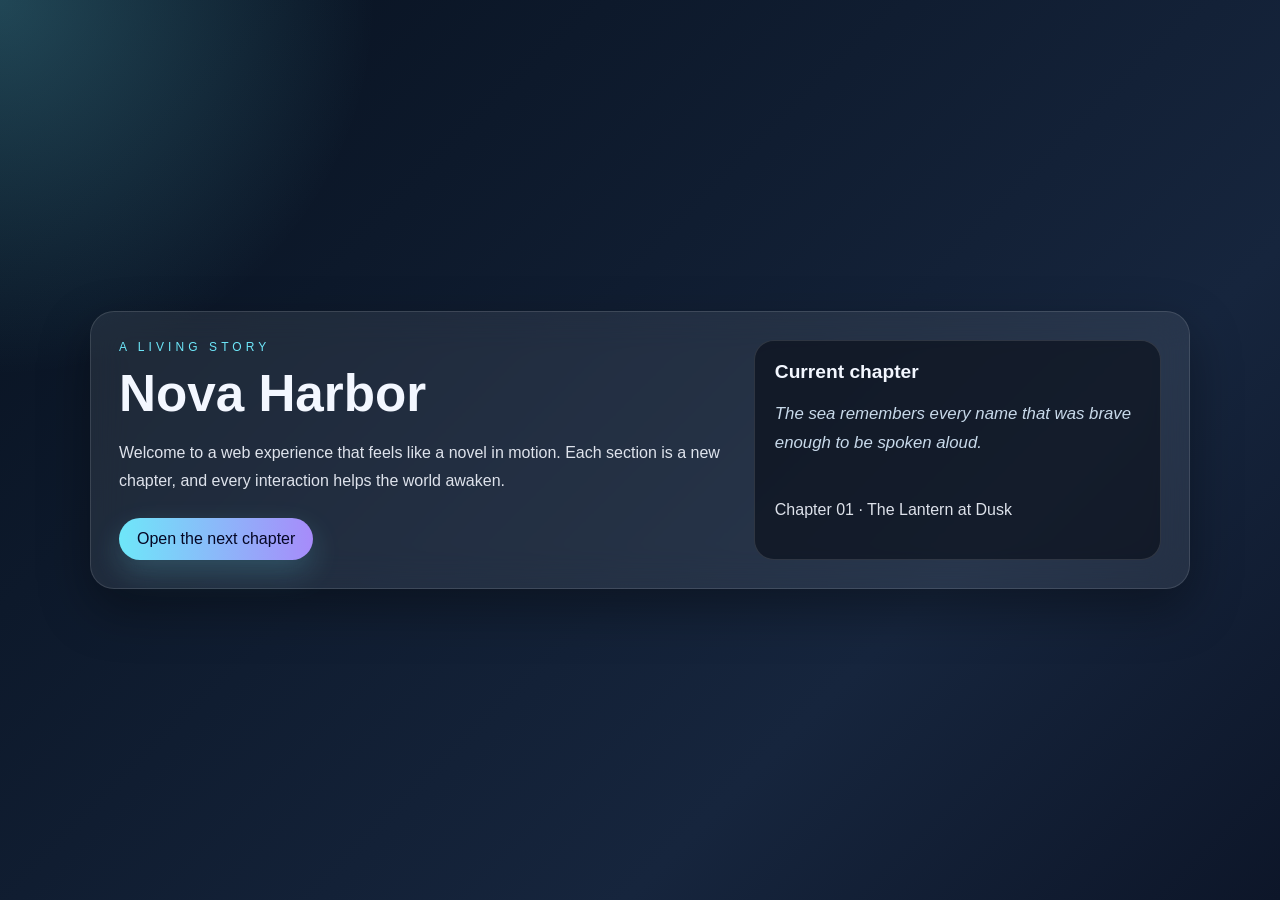
<file: novel.html>
<!DOCTYPE html>
<html lang="en">
  <head>
    <meta charset="UTF-8" />
    <meta name="viewport" content="width=device-width, initial-scale=1.0" />
    <title>Nova Harbor</title>
    <style>
      :root {
        color-scheme: dark;
        --bg: #07111f;
        --panel: rgba(255,255,255,0.08);
        --text: #f3f7ff;
        --accent: #6ee7f9;
        --accent-2: #a78bfa;
      }

      * { box-sizing: border-box; }
      body {
        margin: 0;
        font-family: Inter, "Segoe UI", Roboto, sans-serif;
        color: var(--text);
        background:
          radial-gradient(circle at top left, rgba(110,231,249,0.25), transparent 24%),
          linear-gradient(135deg, var(--bg), #16253d 70%, #0d1629);
        min-height: 100vh;
        display: grid;
        place-items: center;
        padding: 24px;
      }

      main {
        width: min(1100px, 100%);
        display: grid;
        gap: 24px;
      }

      .hero {
        display: grid;
        grid-template-columns: 1.2fr 0.8fr;
        gap: 24px;
        padding: 28px;
        border: 1px solid rgba(255,255,255,0.12);
        border-radius: 24px;
        background: var(--panel);
        backdrop-filter: blur(18px);
        box-shadow: 0 20px 50px rgba(0,0,0,0.35);
      }

      .eyebrow {
        letter-spacing: 0.34em;
        text-transform: uppercase;
        font-size: 0.75rem;
        color: var(--accent);
        margin-bottom: 10px;
      }

      h1 {
        font-size: clamp(2.2rem, 4vw, 3.4rem);
        margin: 0 0 12px;
      }

      p { line-height: 1.7; opacity: 0.9; }

      .cta-row {
        display: flex;
        gap: 12px;
        margin-top: 24px;
        flex-wrap: wrap;
      }

      button {
        border: 0;
        border-radius: 999px;
        padding: 12px 18px;
        font-size: 1rem;
        cursor: pointer;
        color: #050725;
        background: linear-gradient(90deg, var(--accent), var(--accent-2));
        box-shadow: 0 12px 30px rgba(110,231,249,0.2);
      }

      .story-card {
        background: rgba(5,9,17,0.55);
        border: 1px solid rgba(255,255,255,0.12);
        border-radius: 20px;
        padding: 20px;
        display: flex;
        flex-direction: column;
        justify-content: space-between;
      }

      .story-card h2 {
        margin-top: 0;
        font-size: 1.2rem;
      }

      .quote {
        font-size: 1.05rem;
        font-style: italic;
        color: #dceeff;
      }

      @media (max-width: 768px) {
        .hero { grid-template-columns: 1fr; }
      }
    </style>
  </head>
  <body>
    <main>
      <section class="hero">
        <div>
          <div class="eyebrow">A living story</div>
          <h1>Nova Harbor</h1>
          <p>
            Welcome to a web experience that feels like a novel in motion. Each section is a new chapter,
            and every interaction helps the world awaken.
          </p>
          <div class="cta-row">
            <button id="nextChapter">Open the next chapter</button>
          </div>
        </div>
        <div class="story-card">
          <div>
            <h2>Current chapter</h2>
            <p id="chapterText" class="quote">
              The sea remembers every name that was brave enough to be spoken aloud.
            </p>
          </div>
          <p id="chapterMeta">Chapter 01 · The Lantern at Dusk</p>
        </div>
      </section>
    </main>

    <script>
      const chapters = [
        {
          title: "Chapter 01 · The Lantern at Dusk",
          text: "The sea remembers every name that was brave enough to be spoken aloud."
        },
        {
          title: "Chapter 02 · The Clockwork Tide",
          text: "Some doors only open when the city is asleep and the stars have learned your secret."
        },
        {
          title: "Chapter 03 · Glass Gardens",
          text: "In the gardens of glass, every bloom held a memory that had not yet decided to bloom back."
        }
      ];

      let index = 0;
      const button = document.getElementById("nextChapter");
      const text = document.getElementById("chapterText");
      const meta = document.getElementById("chapterMeta");

      button.addEventListener("click", () => {
        index = (index + 1) % chapters.length;
        text.textContent = chapters[index].text;
        meta.textContent = chapters[index].title;
      });
    </script>
  </body>
</html>
</file>
